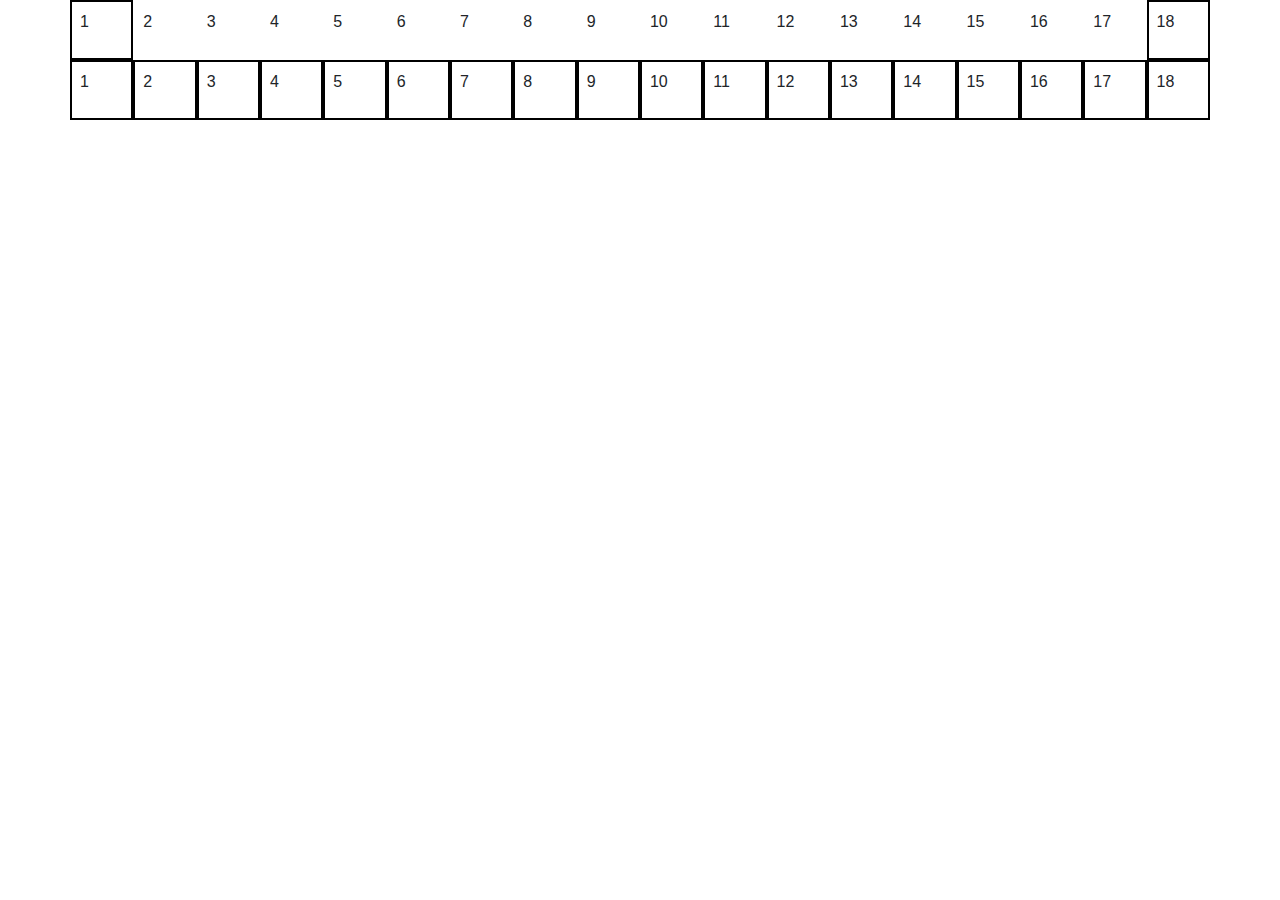
<file: bab05-buat-jadual-berkala/index002.html>
<!doctype html>
<html lang="en">
<head>
<meta charset="utf-8">
<meta name="viewport" content="width=device-width, initial-scale=1, maximum-scale=1, shrink-to-fit=no">
<meta name="description" content="">
<meta name="author" content="">
<title>Jadual Berkala</title>
<link href="https://use.fontawesome.com/releases/v5.11.2/css/all.css" rel="stylesheet" type="text/css">
<link href="https://maxcdn.bootstrapcdn.com/bootstrap/4.3.1/css/bootstrap.min.css" rel="stylesheet" type="text/css">

<style type="text/css">
table.excel {
	border-style:ridge;
	border-width:1;
	border-collapse:collapse;
	font-family:sans-serif;
	font-size:11px;
}
table.excel thead th, table.excel tbody th {
	background:#cccccc;
	border-style:ridge;
	border-width:1;
	text-align: center;
	vertical-align: top;
}
table.excel tbody th { text-align:center; vertical-align: top; }
table.excel tbody td { vertical-align:bottom; }
table.excel tbody td
{
	padding: 0 3px; border: 1px solid #aaaaaa;
	background:#ffffff;
}
</style>
<style type="text/css">
/*https://medium.com/@joshsarna/i-was-making-a-periodic-table-app-today-using-rails-vue-js-f0d4f2976dc1*/
  .col {
    box-shadow:inset 0px 0px 0px 2px #000;
    height: 60px;
    width: 38px;
    background: #ffffff;
    padding: 10px;
  }
 .ghost-col {
    box-shadow:inset 0px 0px 0px 2px #ffffff;
    height: 60px;
    width: 38px;
    background: #ffffff;
    padding: 10px;
    flex-basis: 0;
    flex-grow: 1;
}
</style>
</head>
<body>

<div class="container">
  <div class="row">  <!-- ROW 1 -->
    <div class="col">1</div>
    <div class="ghost-col">2</div>
    <div class="ghost-col">3</div>
    <div class="ghost-col">4</div>
    <div class="ghost-col">5</div>
    <div class="ghost-col">6</div>
    <div class="ghost-col">7</div>
    <div class="ghost-col">8</div>
    <div class="ghost-col">9</div>
    <div class="ghost-col">10</div>
    <div class="ghost-col">11</div>
    <div class="ghost-col">12</div>
    <div class="ghost-col">13</div>
    <div class="ghost-col">14</div>
    <div class="ghost-col">15</div>
    <div class="ghost-col">16</div>
    <div class="ghost-col">17</div>
    <div class="col">18</div>
  </div>
  <div class="row">  <!-- ROW 4 -->
    <div class="col">1</div>
    <div class="col">2</div>
    <div class="col">3</div>
    <div class="col">4</div>
    <div class="col">5</div>
    <div class="col">6</div>
    <div class="col">7</div>
    <div class="col">8</div>
    <div class="col">9</div>
    <div class="col">10</div>
    <div class="col">11</div>
    <div class="col">12</div>
    <div class="col">13</div>
    <div class="col">14</div>
    <div class="col">15</div>
    <div class="col">16</div>
    <div class="col">17</div>
    <div class="col">18</div>
  </div>
</div>

<!-- khas untuk jquery dan js2 lain
=============================================================================================== -->
<script type="text/javascript" src="https://code.jquery.com/jquery-3.3.1.slim.min.js"></script>
<script type="text/javascript" src="https://cdnjs.cloudflare.com/ajax/libs/popper.js/1.14.7/umd/popper.min.js"></script>
<script type="text/javascript" src="https://stackpath.bootstrapcdn.com/bootstrap/4.3.1/js/bootstrap.min.js"></script>
<!-- script type="text/javascript" src="https://maxcdn.bootstrapcdn.com/bootstrap/4.3.1/js/bootstrap.min.js"></script -->
</body>
</html>
</file>
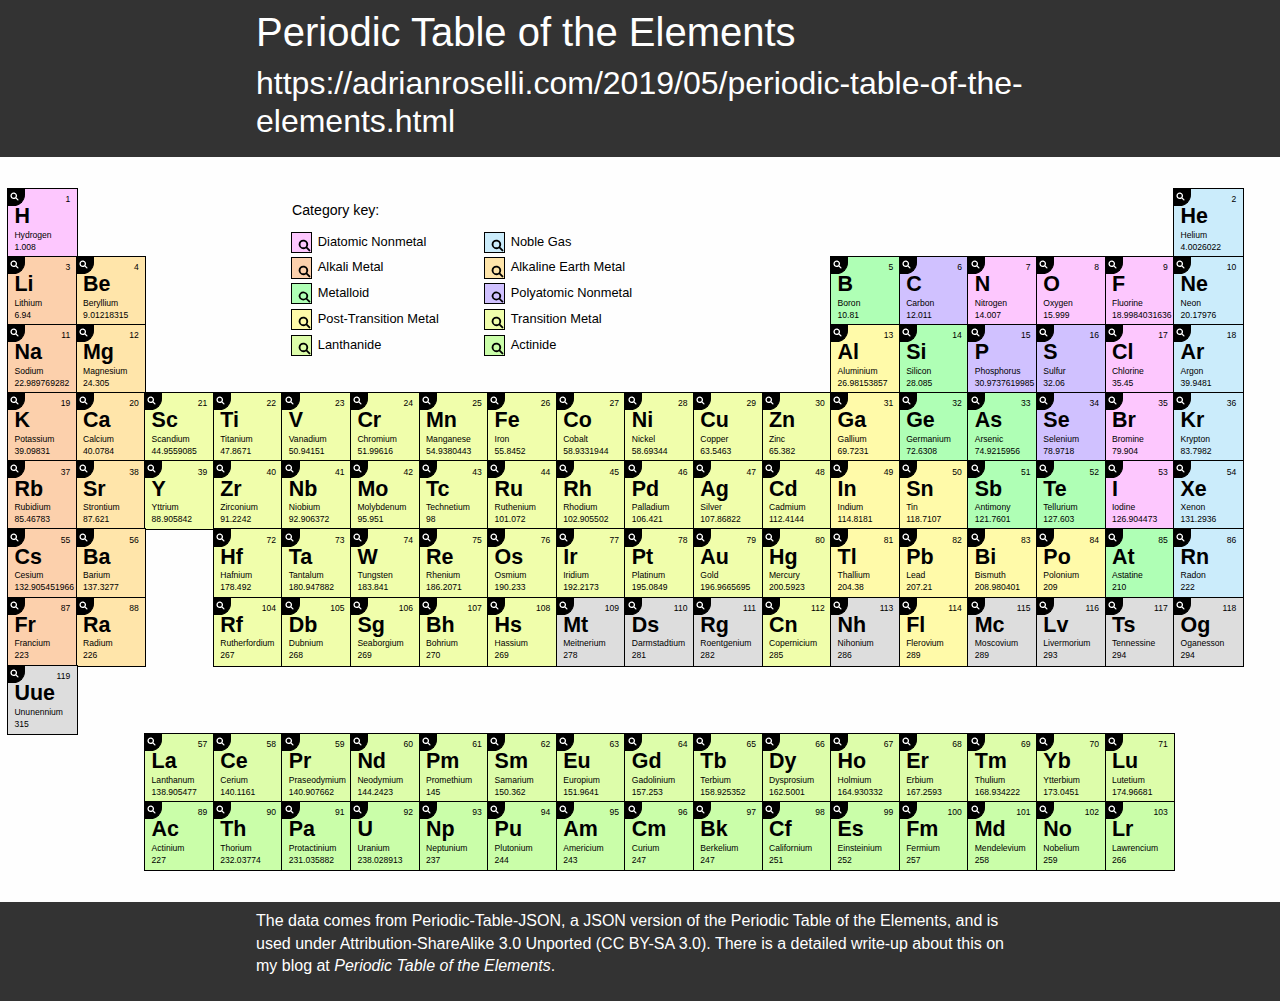
<file: bab05-buat-jadual-berkala/index003.html>
<!doctype html>
<html lang="en">
<head>
<meta charset="utf-8">
<meta name="viewport" content="width=device-width, initial-scale=1,, maximum-scale=1, shrink-to-fit=no">
<meta name="description" content="">
<meta name="author" content="">
<title>Jadual Berkala</title>
<link href="https://use.fontawesome.com/releases/v5.11.2/css/all.css" rel="stylesheet" type="text/css">
<link href="https://maxcdn.bootstrapcdn.com/bootstrap/4.3.1/css/bootstrap.min.css" rel="stylesheet" type="text/css">

<style type="text/css">
body {
  font-family: "Segoe UI", -apple-system, BlinkMacSystemFont, Roboto,
    Oxygen-Sans, Ubuntu, Cantarell, "Helvetica Neue", sans-serif;
  line-height: 1.4;
  background: #fefefe;
  color: #333;
  margin: 0;
}

header, footer {
  background-color: #333;
  color: #fff;
  margin: 0;
  padding: .5rem 1rem;
}

header > *, footer > *, main > *:not(#Elements) {
  max-width: 48rem;
  margin-left: auto;
  margin-right: auto;
}

footer a:link, footer a:visited {
  color: #fff;
}

footer a:focus, footer a:hover {
  color: #ccf;
}

main {
  margin: 2rem .5rem;
}

#Elements ol {
  padding: 0;
  color: #000;
  margin: 2rem 0;
/*   font-size: 30%; */
}

#Elements li {
  list-style-type: none;
  outline: .1em solid #000;
  box-sizing: border-box;
  padding: .5em .75em;
  width: 8em;
  position: relative;
  overflow: hidden;
  transition: transform .05s ease-in-out, box-shadow .2s ease-in-out, background-color .2s ease-in-out;
}

#Elements li div:first-child {
  text-align: right;
}

#Elements li div:nth-child(2) {
  font-size: 250%;
  font-weight: bold;
  line-height: 1.1;
}

#Elements li button {
  position: absolute;
  top: 0;
  left: 0;
  box-sizing: border-box;
  font: inherit;
  line-height: 1;
  padding: 0;
  text-indent: 5em;
  border: none;
  color: #fff;
  border-right: .1em solid #000;
  border-bottom: .1em solid #000;
  border-radius: 0 0 67% 0;
  width: 2em;
  height: 2em;
  overflow: hidden;
  background-color: #000;
  background-image: url("data:image/svg+xml;charset=utf8,%3Csvg xmlns='http://www.w3.org/2000/svg' viewBox='0 0 100 100'%3E%3Cpath d='M71.77069 61.87311a36.53064 36.53064 0 1 0-9.89917 9.89868l21.1792 21.17792a6.9996 6.9996 0 1 0 9.89844-9.89942zM41.49994 64a22.5 22.5 0 1 1 22.5-22.5 22.52554 22.52554 0 0 1-22.5 22.5z' fill='%23fff'/%3E%3C/svg%3E");
  background-repeat: no-repeat;
  background-size: 1em 1em;
  background-position: 30% 40%;
}

#Elements li button:focus, #Elements li button:hover {
  background-color: #fff;
  color: #000;
  outline: none;
  background-image: url("data:image/svg+xml;charset=utf8,%3Csvg xmlns='http://www.w3.org/2000/svg' viewBox='0 0 100 100'%3E%3Cpath d='M71.77069 61.87311a36.53064 36.53064 0 1 0-9.89917 9.89868l21.1792 21.17792a6.9996 6.9996 0 1 0 9.89844-9.89942zM41.49994 64a22.5 22.5 0 1 1 22.5-22.5 22.52554 22.52554 0 0 1-22.5 22.5z' fill='%23000'/%3E%3C/svg%3E");
}

#Elements li#Key button {
  position: relative;
  border-radius: 0;
  border: none;
  height: 1.5em;
  width: 1.5em;
  background-color: transparent;
  background-image: url("data:image/svg+xml;charset=utf8,%3Csvg xmlns='http://www.w3.org/2000/svg' viewBox='0 0 100 100'%3E%3Cpath d='M71.77069 61.87311a36.53064 36.53064 0 1 0-9.89917 9.89868l21.1792 21.17792a6.9996 6.9996 0 1 0 9.89844-9.89942zM41.49994 64a22.5 22.5 0 1 1 22.5-22.5 22.52554 22.52554 0 0 1-22.5 22.5z' fill='%23000'/%3E%3C/svg%3E");
  background-position: 100% 100%;
}

#Elements li#Key button:focus, #Elements li#Key button:hover {
  background-color: #000;
  background-image: url("data:image/svg+xml;charset=utf8,%3Csvg xmlns='http://www.w3.org/2000/svg' viewBox='0 0 100 100'%3E%3Cpath d='M71.77069 61.87311a36.53064 36.53064 0 1 0-9.89917 9.89868l21.1792 21.17792a6.9996 6.9996 0 1 0 9.89844-9.89942zM41.49994 64a22.5 22.5 0 1 1 22.5-22.5 22.52554 22.52554 0 0 1-22.5 22.5z' fill='%23fff'/%3E%3C/svg%3E");
}

/* Colors */
.cat-diatomic_nonmetal {
  background-color: #FDC7FE;
}
.cat-noble_gas {
  background-color: #CBECFB;
}
.cat-alkali_metal {
  background-color: #FCD0AC;
}
.cat-alkaline_earth_metal {
  background-color: #FFE5AA;
}
.cat-metalloid {
  background-color: #AFFFB5;
}
.cat-polyatomic_nonmetal {
  background-color: #D0C1FF;
}
.cat-post-transition_metal {
  background-color: #FFFAA9;
}
.cat-transition_metal {
  background-color: #F0FEAB;
}
.cat-lanthanide {
  background-color: #DDFDAA;
}
.cat-actinide {
  background-color: #CAFEA9;
}
.cat-unknown_probably_transition_metal,
.cat-unknown_probably_post-transition_metal,
.cat-unknown_probably_metalloid,
.cat-unknown_predicted_to_be_noble_gas,
.cat-unknown_but_predicted_to_be_an_alkali_metal {
  background-color: #ddd;
}

#Key h2 {
  margin: 0 0 1em 0;
  font-size: 1.1em;
}

#Key dl {
  line-height: 1.4;
  margin: 0;
  padding: 0;
  width: 100%;
  text-transform: capitalize;
}

#Key dt, #Key dd {
  margin: 0;
  padding: 0;
  margin-top: .5em;
  float: left;
}

#Key dt {
  width: 1.5em;
  height: 1.5em;
  outline: .1em solid #000;
  clear: left;
  margin-right: 1em;
}

#Key dt[class*=unknown], #Key dt[class*=unknown] + dd {
  display: none;
}

/* Fallback for non-grid browsers */

#Elements li {
  float: left;
}

#Elements ol::after {
  content: "";
  display: block;
  clear: left;
}

li#Key {
  clear: left;
  width: auto;
  outline: none;
  padding-top: 1em;
  width: 100%;
}

@supports (display: grid) {
  #Elements li {
    float: none;
  }
  #Elements ol::after {
    content: none;
  }
  #Elements ol {
    display: grid;
    grid-template-columns: repeat(auto-fill, minmax(8em, 8em));
  }
  li#Key {
    grid-column: 1 / span 3;
  }
  #Key dl {
    display: grid;
    grid-template-columns: repeat(1, 1em 12em);
    grid-gap: .5em 1em;
  }
  #Key dt, #Key dd {
    margin: 0;
    float: none;
    clear: none;
    margin-right: 0;
  }
}

@media all and (min-width: 40em) {
  #Elements ol {
    font-size: 1.18vw;
    display: -ms-grid;
    -ms-grid-columns: 8em 8em 8em 8em 8em 8em 8em 8em 8em 8em;
    display: grid;
    grid-template-columns: 8em 8em 8em 8em 8em 8em 8em 8em 8em 8em;
  }
  #Elements li:not(#Key):hover {
    transform: scale(2);
    z-index: 120;
    box-shadow: 0 0 1em rgba(0,0,0,.8);
  }
  /* Merge with above when :focus-within is supported */
  #Elements li:not(#Key):focus-within {
    transform: scale(2);
    z-index: 120;
    box-shadow: 0 0 1em rgba(0,0,0,.8);
  }
  li#Key {
    font-size: 150%;
    -ms-grid-column: 3;
    -ms-grid-column-span: 8;
    -ms-grid-row: 8;
    -ms-grid-row-span: 2;
    grid-column: 3 / 11;
    grid-row: 8 / 10;
  }
  li.row1 {
    grid-row: 1 / 2;
    -ms-grid-row: 1;
  }
  li.row2 {
    grid-row: 2 / 3;
    -ms-grid-row: 2;
  }
  li.row3 {
    grid-row: 3 / 4;
    -ms-grid-row: 3;
  }
  li.row4 {
    grid-row: 4 / 5;
    -ms-grid-row: 4;
  }
  li.row5 {
    grid-row: 5 / 6;
    -ms-grid-row: 5;
  }
  li.row6 {
    grid-row: 6 / 7;
    -ms-grid-row: 6;
  }
  li.row7 {
    grid-row: 7 / 8;
    -ms-grid-row: 7;
  }
  li.row8 {
    grid-row: 8 / 9;
    -ms-grid-row: 8;
  }
  li.row9 {
    grid-row: 15 / 16;
    -ms-grid-row: 15;
  }
  li.row10 {
    grid-row: 17 / 18;
    -ms-grid-row: 17;
  }
  li.col1 {
    grid-column: 1 / 2;
    -ms-grid-column: 1;
  }
  li.col2 {
    grid-column: 2 / 3;
    -ms-grid-column: 2;
  }
  li.col3 {
    grid-column: 1 / 2;
    -ms-grid-column: 1;
  }
  li.col4 {
    grid-column: 2 / 3;
    -ms-grid-column: 2;
  }
  li.col5 {
    grid-column: 3 / 4;
    -ms-grid-column: 3;
  }
  li.col6 {
    grid-column: 4 / 5;
    -ms-grid-column: 4;
  }
  li.col7 {
    grid-column: 5 / 6;
    -ms-grid-column: 5;
  }
  li.col8 {
    grid-column: 6 / 7;
    -ms-grid-column: 6;
  }
  li.col9 {
    grid-column: 7 / 8;
    -ms-grid-column: 7;
  }
  li.col10 {
    grid-column: 8 / 9;
    -ms-grid-column: 8;
  }
  li.col11 {
    grid-column: 9 / 10;
    -ms-grid-column: 9;
  }
  li.col12 {
    grid-column: 10 / 11;
    -ms-grid-column: 10;
  }
  li.col13 {
    grid-column: 5 / 6;
    -ms-grid-column: 5;
  }
  li.col14 {
    grid-column: 6 / 7;
    -ms-grid-column: 6;
  }
  li.col15 {
    grid-column: 7 / 8;
    -ms-grid-column: 7;
  }
  li.col16 {
    grid-column: 8 / 9;
    -ms-grid-column: 8;
  }
  li.col17 {
    grid-column: 9 / 10;
    -ms-grid-column: 9;
  }
  li.col18 {
    grid-column: 10 / 11;
    -ms-grid-column: 10;
  }
}
@media all and (min-width: 40em) and (max-width: 60em) {
  #Elements ol {
    -ms-grid-columns: 8em 8em 8em 8em 8em 8em 8em 8em 8em 8em 8em 8em 8em 8em 8em 8em 8em 8em;
    grid-template-rows: 8em 8em 8em 8em 8em 8em 8em 8em 8em 8em 8em 8em 8em 8em 8em 8em 8em 8em;
  }
  #Key {
    margin-top: -2em;
  }
  #Key dl {
    display: -ms-grid;
    -ms-grid-columns: (2em 12em)[6];
    -ms-grid-rows: (2em)[4];
    grid-template-columns: repeat(3, 1em 12em);
  }
  li.col3.row4, li.col4.row4, li.col5.row4, li.col6.row4, li.col7.row4, li.col8.row4, li.col9.row4, li.col10.row4, li.col11.row4, li.col12.row4 {
    grid-row: 10 / 11;
    -ms-grid-row: 10;
  }
  li.col3.row5, li.col4.row5, li.col5.row5, li.col6.row5, li.col7.row5, li.col8.row5, li.col9.row5, li.col10.row5, li.col11.row5, li.col12.row5 {
    grid-row: 11 / 12;
    -ms-grid-row: 11;
  }
  li.col3.row6, li.col4.row6, li.col5.row6, li.col6.row6, li.col7.row6, li.col8.row6, li.col9.row6, li.col10.row6, li.col11.row6, li.col12.row6 {
    grid-row: 12 / 13;
    -ms-grid-row: 12;
  }
  li.col3.row7, li.col4.row7, li.col5.row7, li.col6.row7, li.col7.row7, li.col8.row7, li.col9.row7, li.col10.row7, li.col11.row7, li.col12.row7 {
    grid-row: 13 / 14;
    -ms-grid-row: 13;
  }
  li.row9.col13, li.row9.col14, li.row9.col15, li.row9.col16, li.row9.col17, li.row9.col18 {
    grid-row: 16 / 17;
    -ms-grid-row: 16;
  }
  li.row10.col13, li.row10.col14, li.row10.col15, li.row10.col16, li.row10.col17, li.row10.col18 {
    grid-row: 18 / 19;
    -ms-grid-row: 18;
  }
  #Elements li.col1:hover, #Elements li.col3:hover {
    transform-origin: left;
  }
  #Elements li.col18:hover, #Elements li.col12:hover {
    transform-origin: right;
  }
  /* Merge with above when :focus-within is supported */
  #Elements li.col1:focus-within, #Elements li.col3:focus-within {
    transform-origin: left;
  }
  #Elements li.col18:focus-within, #Elements li.col12:focus-within {
    transform-origin: right;
  }
}

@media all and (min-width: 60em) {
  #Elements ol {
    font-size: .67vw;
    display: -ms-grid;
    -ms-grid-columns: 8em 8em 8em 8em 8em 8em 8em 8em 8em 8em 8em 8em 8em 8em 8em 8em 8em 8em;
    display: grid;
    grid-template-columns: 8em 8em 8em 8em 8em 8em 8em 8em 8em 8em 8em 8em 8em 8em 8em 8em 8em 8em;
  }
  li#Key {
    -ms-grid-row: 1;
    -ms-grid-row-span: 3;
    -ms-grid-column: 5;
    -ms-grid-column-span: 6;
    grid-row: 1 / 4 ;
    grid-column: 5 / 11;
  }
  #Key dl {
    display: -ms-grid;
    -ms-grid-columns: (2em 12em)[4];
    -ms-grid-rows: (2em)[5];
    grid-template-columns: repeat(2, 1em 12em);
  }
  #Key dt:nth-of-type(2n-1) {
    -ms-grid-column: 1;
  }
  #Key dt:nth-of-type(2n) {
    -ms-grid-column: 3;
  }
  #Key dd:nth-of-type(2n-1) {
    -ms-grid-column: 2;
  }
  #Key dd:nth-of-type(2n) {
    -ms-grid-column: 4;
  }
  #Key dl *:nth-child(n+5) {
    -ms-grid-row: 2;
  }
  #Key dl *:nth-child(n+9) {
    -ms-grid-row: 3;
  }
  #Key dl *:nth-child(n+13) {
    -ms-grid-row: 4;
  }
  #Key dl *:nth-child(n+17) {
    -ms-grid-row: 5;
  }
  li.row1 {
    grid-row: 1 / 2;
    -ms-grid-row: 1;
  }
  li.row2 {
    grid-row: 2 / 3;
    -ms-grid-row: 2;
  }
  li.row3 {
    grid-row: 3 / 4;
    -ms-grid-row: 3;
  }
  li.row4 {
    grid-row: 4 / 5;
    -ms-grid-row: 4;
  }
  li.row5 {
    grid-row: 5 / 6;
    -ms-grid-row: 5;
  }
  li.row6 {
    grid-row: 6 / 7;
    -ms-grid-row: 6;
  }
  li.row7 {
    grid-row: 7 / 8;
    -ms-grid-row: 7;
  }
  li.row8 {
    grid-row: 8 / 9;
    -ms-grid-row: 8;
  }
  li.row9 {
    grid-row: 9 / 10;
    -ms-grid-row: 9;
  }
  li.row10 {
    grid-row: 10 / 11;
    -ms-grid-row: 10;
  }
  li.col1 {
    grid-column: 1 / 2;
    -ms-grid-column: 1;
  }
  li.col2 {
    grid-column: 2 / 3;
    -ms-grid-column: 2;
  }
  li.col3 {
    grid-column: 3 / 4;
    -ms-grid-column: 3;
  }
  li.col4 {
    grid-column: 4 / 5;
    -ms-grid-column: 4;
  }
  li.col5 {
    grid-column: 5 / 6;
    -ms-grid-column: 5;
  }
  li.col6 {
    grid-column: 6 / 7;
    -ms-grid-column: 6;
  }
  li.col7 {
    grid-column: 7 / 8;
    -ms-grid-column: 7;
  }
  li.col8 {
    grid-column: 8 / 9;
    -ms-grid-column: 8;
  }
  li.col9 {
    grid-column: 9 / 10;
    -ms-grid-column: 9;
  }
  li.col10 {
    grid-column: 10 / 11;
    -ms-grid-column: 10;
  }
  li.col11 {
    grid-column: 11 / 12;
    -ms-grid-column: 11;
  }
  li.col12 {
    grid-column: 12 / 13;
    -ms-grid-column: 12;
  }
  li.col13 {
    grid-column: 13 / 14;
    -ms-grid-column: 13;
  }
  li.col14 {
    grid-column: 14 / 15;
    -ms-grid-column: 14;
  }
  li.col15 {
    grid-column: 15 / 16;
    -ms-grid-column: 15;
  }
  li.col16 {
    grid-column: 16 / 17;
    -ms-grid-column: 16;
  }
  li.col17 {
    grid-column: 17 / 18;
    -ms-grid-column: 17;
  }
  li.col18 {
    grid-column: 18 / 19;
    -ms-grid-column: 18;
  }
  #Elements li.col1:hover {
    transform-origin: left;
  }
  #Elements li.col18:hover {
    transform-origin: right;
  }
  /* Merge with above when :focus-within is supported */
  #Elements li.col1:focus-within {
    transform-origin: left;
  }
  #Elements li.col18:focus-within {
    transform-origin: right;
  }
}

/* Dialog */

#Overlay {
  position: absolute;
  z-index: 150;
  top: 0;
  bottom: 0;
  left: 0;
  right: 0;
  background-color: rgba(0,0,0,.75);
  display: none;
}

[role="dialog"] {
  position: absolute;
  z-index: 200;
  top: 10vh;
  bottom: 10vh;
  left: 10vw;
  right: 10vw;
  max-width: 36rem;
  margin-left: auto;
  margin-right: auto;
  overflow: hidden;
  box-shadow: 0 0 2em rgba(0,0,0,.5);
  border: .1em solid #000;
  background: #fefefe;
  padding: 0;
  visibility: visible;
  transition: transform .1s ease-in, opacity .2s ease-in;
}

[role="dialog"][hidden] {
  display: block;
  visibility: hidden;
  transform: scale(.5);
  opacity: .6;
}

[role="dialog"] h2 {
  margin: 0;
  padding: .5rem 1.25rem;
  background: #333;
  color: #fefefe;
}

[role="dialog"] button {
  float: right;
  margin: -2rem 1.25rem 0 0;
  padding: 0;
  text-indent: 5em;
  line-height: 0;
  font: inherit;
  background: transparent;
  border: none;
  border-radius: 50%;
  width: 1.5em;
  height: 1.5em;
  overflow: hidden;
  background-image: url("data:image/svg+xml;charset=utf8,%3Csvg xmlns='http://www.w3.org/2000/svg' viewBox='0 0 100 100'%3E%3Cpath d='M50 0a50 50 0 1 0 0 100A50 50 0 0 0 50 0zm26.6 76.6a37.5 37.5 0 0 1-53.2 0 37.5 37.5 0 0 1 0-53.2 37.5 37.5 0 0 1 53.2 0 37.5 37.5 0 0 1 0 53.2zm-7.3-45.9a6.6 6.6 0 0 0-9.3 0l-10 10-10-10a6.6 6.6 0 0 0-9.3 9.3l10 10-10 10a6.6 6.6 0 1 0 9.3 9.3l10-10 10 10a6.6 6.6 0 0 0 9.3 0 6.6 6.6 0 0 0 0-9.3l-10-10 10-10a6.6 6.6 0 0 0 0-9.3z' fill='%23fff'/%3E%3C/svg%3E");
  background-size: 100%;
  background-repeat: no-repeat;
  background-position: 50%;
}

[role="dialog"] button:focus, [role="dialog"] button:hover {
  outline: .2em solid transparent;
  background: #fff;
  background-image: url("data:image/svg+xml;charset=utf8,%3Csvg xmlns='http://www.w3.org/2000/svg' viewBox='0 0 100 100'%3E%3Cpath d='M50 0a50 50 0 1 0 0 100A50 50 0 0 0 50 0zm26.6 76.6a37.5 37.5 0 0 1-53.2 0 37.5 37.5 0 0 1 0-53.2 37.5 37.5 0 0 1 53.2 0 37.5 37.5 0 0 1 0 53.2zm-7.3-45.9a6.6 6.6 0 0 0-9.3 0l-10 10-10-10a6.6 6.6 0 0 0-9.3 9.3l10 10-10 10a6.6 6.6 0 1 0 9.3 9.3l10-10 10 10a6.6 6.6 0 0 0 9.3 0 6.6 6.6 0 0 0 0-9.3l-10-10 10-10a6.6 6.6 0 0 0 0-9.3z' fill='%23000'/%3E%3C/svg%3E");
  box-shadow: 0 0 .5em rgba(255,255,255,1);
}

[role="dialog"] div[role=document] {
  /*  Need this because of a VoiceOver bug  */
  display: inline;
}

[role="dialog"] div[role=document] div {
  box-sizing: border-box;
  height: calc(100% - 3rem);
  overflow: auto;
  padding: .5rem 1.25rem;
}

@media all and (min-width: 30em) {
  [role="dialog"] dl {
    margin: 1em 2rem;
    column-count: 2;
    column-gap: 4rem;
  }
}
/* Dark mode */
@media screen and (prefers-color-scheme: dark) {
  body {
    background-color: #010101;
    color: #eee;
  }
  a, a:link, a:visited {
    color: #fff;
  }
  #Elements ol {
    color: #fff;
  }
  #Elements li, #Key dt {
    outline-color: #fff;
  }
  #Elements li button {
    border-right: .1em solid #fff;
    border-bottom: .1em solid #fff;
  }
  #Elements li button:focus, #Elements li button:hover {
    border-right-color: #000;
    border-bottom-color: #000;
  }
  .cat-diatomic_nonmetal {
    background-color: #7F637F;
  }
  .cat-noble_gas {
    background-color: #627279;
  }
  .cat-alkali_metal {
    background-color: #7E6856;
  }
  .cat-alkaline_earth_metal {
    background-color: #807355;
  }
  .cat-metalloid {
    background-color: #58805B;
  }
  .cat-polyatomic_nonmetal {
    background-color: #686180
  }
  .cat-post-transition_metal {
    background-color: #6D6B49;
  }
  .cat-transition_metal {
    background-color: #676C4A;
  }
  .cat-lanthanide {
    background-color: #5F6C49;
  }
  .cat-actinide {
    background-color: #566C49;
  }
  .cat-unknown_probably_transition_metal,
  .cat-unknown_probably_post-transition_metal,
  .cat-unknown_probably_metalloid,
  .cat-unknown_predicted_to_be_noble_gas,
  .cat-unknown_but_predicted_to_be_an_alkali_metal {
    background-color: #555;
  }
  #Elements li#Key button {
    background-color: treansparent;
    background-image: url("data:image/svg+xml;charset=utf8,%3Csvg xmlns='http://www.w3.org/2000/svg' viewBox='0 0 100 100'%3E%3Cpath d='M71.77069 61.87311a36.53064 36.53064 0 1 0-9.89917 9.89868l21.1792 21.17792a6.9996 6.9996 0 1 0 9.89844-9.89942zM41.49994 64a22.5 22.5 0 1 1 22.5-22.5 22.52554 22.52554 0 0 1-22.5 22.5z' fill='%23fff'/%3E%3C/svg%3E");
  }
  #Elements li#Key button:focus, #Elements li#Key button:hover {
    background-color: #fff;
    background-image: url("data:image/svg+xml;charset=utf8,%3Csvg xmlns='http://www.w3.org/2000/svg' viewBox='0 0 100 100'%3E%3Cpath d='M71.77069 61.87311a36.53064 36.53064 0 1 0-9.89917 9.89868l21.1792 21.17792a6.9996 6.9996 0 1 0 9.89844-9.89942zM41.49994 64a22.5 22.5 0 1 1 22.5-22.5 22.52554 22.52554 0 0 1-22.5 22.5z' fill='%23000'/%3E%3C/svg%3E");
  }
  [role="dialog"] {
    background: #333;
  }
}

/* Reduced motion */
@media screen and (prefers-reduced-motion: reduce) {
  #Elements li, [role="dialog"] {
    transition: none;
  }
}

/* Windows High Contrast Mode Support */
@media screen and (-ms-high-contrast: active) {
  #Elements li button:focus, #Elements li button:hover {
    outline: 1px windowText dotted;
    background-color: windowText;
  }
}
@media screen and (-ms-high-contrast: white-on-black) {
  #Elements li button {
    background-image: url("data:image/svg+xml;charset=utf8,%3Csvg xmlns='http://www.w3.org/2000/svg' viewBox='0 0 100 100'%3E%3Cpath d='M71.77069 61.87311a36.53064 36.53064 0 1 0-9.89917 9.89868l21.1792 21.17792a6.9996 6.9996 0 1 0 9.89844-9.89942zM41.49994 64a22.5 22.5 0 1 1 22.5-22.5 22.52554 22.52554 0 0 1-22.5 22.5z' fill='%23fff'/%3E%3C/svg%3E");
  }
  #Elements li button:focus, #Elements li button:hover {
    background-image: url("data:image/svg+xml;charset=utf8,%3Csvg xmlns='http://www.w3.org/2000/svg' viewBox='0 0 100 100'%3E%3Cpath d='M71.77069 61.87311a36.53064 36.53064 0 1 0-9.89917 9.89868l21.1792 21.17792a6.9996 6.9996 0 1 0 9.89844-9.89942zM41.49994 64a22.5 22.5 0 1 1 22.5-22.5 22.52554 22.52554 0 0 1-22.5 22.5z' fill='%23000'/%3E%3C/svg%3E");
  }
  [role="dialog"] button, [role="dialog"] button:focus, [role="dialog"] button:hover {
  background-image: url("data:image/svg+xml;charset=utf8,%3Csvg xmlns='http://www.w3.org/2000/svg' viewBox='0 0 100 100'%3E%3Cpath d='M50 0a50 50 0 1 0 0 100A50 50 0 0 0 50 0zm26.6 76.6a37.5 37.5 0 0 1-53.2 0 37.5 37.5 0 0 1 0-53.2 37.5 37.5 0 0 1 53.2 0 37.5 37.5 0 0 1 0 53.2zm-7.3-45.9a6.6 6.6 0 0 0-9.3 0l-10 10-10-10a6.6 6.6 0 0 0-9.3 9.3l10 10-10 10a6.6 6.6 0 1 0 9.3 9.3l10-10 10 10a6.6 6.6 0 0 0 9.3 0 6.6 6.6 0 0 0 0-9.3l-10-10 10-10a6.6 6.6 0 0 0 0-9.3z' fill='%23fff'/%3E%3C/svg%3E");
  }
}

@media print {
  body {
    background-color: #fff;
    color: #000;
    font-size: 8pt;
  }
  header, footer, header > *, footer > *, main > *:not(#Elements) {
    width: 100%;
    max-width: 100%;
    background-color: transparent;
    color: #000;
  }
  main, header, footer, h1 {
    margin: 0;
    padding: 0;
  }
  a:link, a:visited, footer a:link, footer a:visited {
    color: #000;
  }
  #Elements li button {
    display: none;
  }
  #Elements ol {
    font-size: .7vw;
  }
}

@media print and (orientation: landscape) {
  #Elements ol {
    font-size: .63vw;
  }
  #Elements + h2 {
    page-break-before: always;
  }
}</style>
</head>
<body>


<!-- http://cdn.sci-news.com/images/enlarge4/image_5286e-Periodic-Table.jpg -->
<header>
  <h1>Periodic Table of the Elements</h1>
  <h2>https://adrianroselli.com/2019/05/periodic-table-of-the-elements.html</h2>
</header>

<main>
  <div id="Elements">
    <p>
      The JSON is good, but my parsing script is broken.
    </p>
  </div>
</main>

<footer>
  <p>
  The data comes from <a href="https://github.com/Bowserinator/Periodic-Table-JSON">Periodic-Table-JSON</a>, a JSON version of the Periodic Table of the Elements, and is used under Attribution-ShareAlike 3.0 Unported (<a href="https://creativecommons.org/licenses/by-sa/3.0/">CC BY-SA 3.0</a>). There is a detailed write-up about this on my blog at <a href="http://adrianroselli.com/2019/05/periodic-table-of-the-elements.html"><cite>Periodic Table of the Elements</cite></a>.
  </p>
</footer>

<div id="Dialog" aria-labelledby="DialogName" role="dialog" tabindex="-1" hidden>
  <div role="document" > <!-- For VO bug -->
    <h2 id="DialogName">Element Detail</h2>
    <button type="button" id="DialogClose">Close</button>
    <!-- Need a region role becase this has a tabindex so keyboard users can scroll the box -->
    <div id="ElementDetail" tabindex="0" role="region" aria-labelledby="DialogName">
      The JSON is good, but my parsing script is broken.
    </div>
  </div>
</div>

<div id="Overlay"></div>

<!-- khas untuk jquery dan js2 lain
=============================================================================================== -->
<script type="text/javascript" src="https://code.jquery.com/jquery-3.3.1.slim.min.js"></script>
<script type="text/javascript" src="https://cdnjs.cloudflare.com/ajax/libs/popper.js/1.14.7/umd/popper.min.js"></script>
<script type="text/javascript" src="https://stackpath.bootstrapcdn.com/bootstrap/4.3.1/js/bootstrap.min.js"></script>
<script type="text/javascript" src="index003.js"></script>
</body>
</html>
</file>
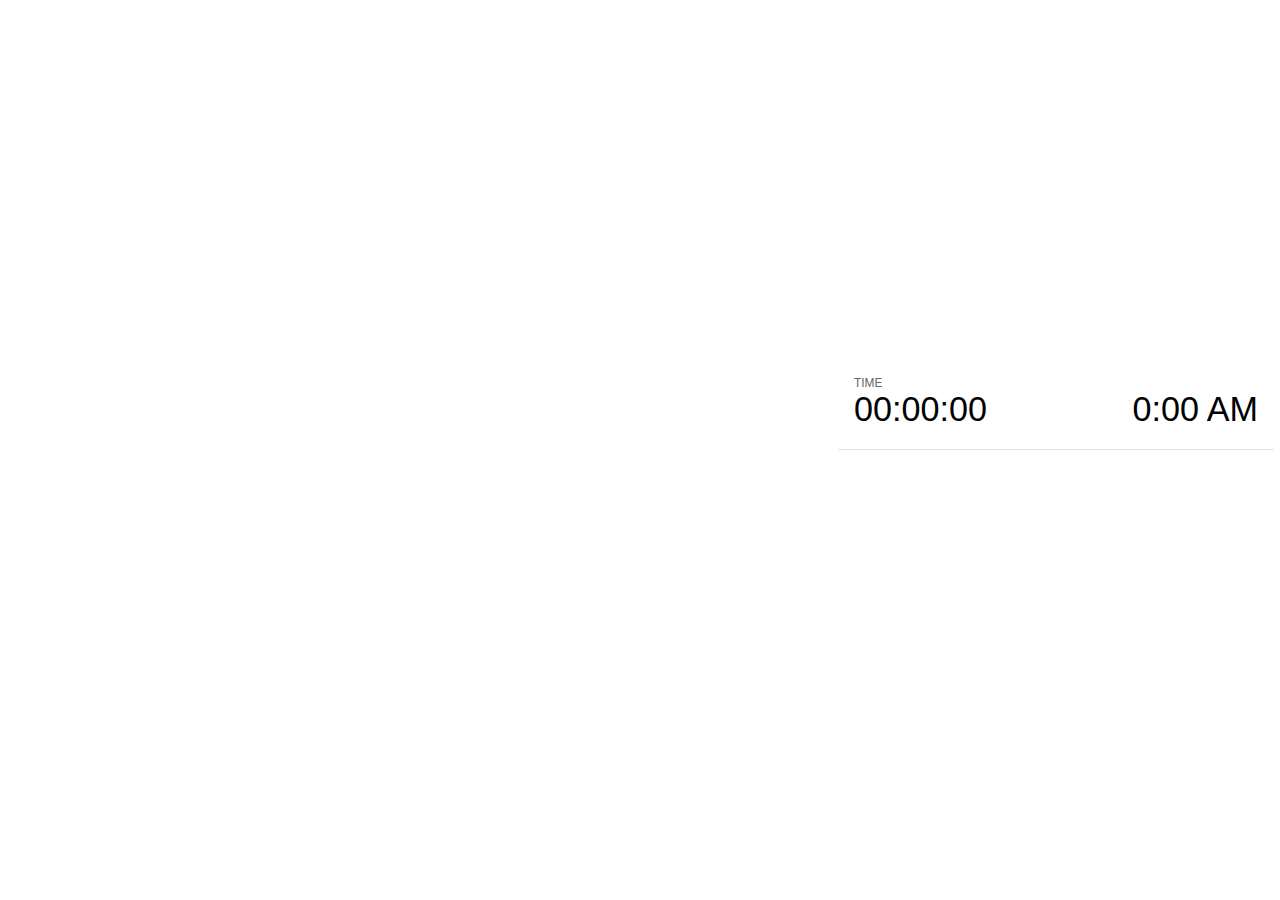
<file: bab04-buat-slides/plugin/notes/notes.html>
<!doctype html>
<html lang="en">
	<head>
		<meta charset="utf-8">

		<title>reveal.js - Slide Notes</title>

		<style>
			body {
				font-family: Helvetica;
			}

			#current-slide,
			#upcoming-slide,
			#speaker-controls {
				padding: 6px;
				box-sizing: border-box;
				-moz-box-sizing: border-box;
			}

			#current-slide iframe,
			#upcoming-slide iframe {
				width: 100%;
				height: 100%;
				border: 1px solid #ddd;
			}

			#current-slide .label,
			#upcoming-slide .label {
				position: absolute;
				top: 10px;
				left: 10px;
				font-weight: bold;
				font-size: 14px;
				z-index: 2;
				color: rgba( 255, 255, 255, 0.9 );
			}

			#current-slide {
				position: absolute;
				width: 65%;
				height: 100%;
				top: 0;
				left: 0;
				padding-right: 0;
			}

			#upcoming-slide {
				position: absolute;
				width: 35%;
				height: 40%;
				right: 0;
				top: 0;
			}

			#speaker-controls {
				position: absolute;
				top: 40%;
				right: 0;
				width: 35%;
				height: 60%;
				overflow: auto;

				font-size: 18px;
			}

				.speaker-controls-time.hidden,
				.speaker-controls-notes.hidden {
					display: none;
				}

				.speaker-controls-time .label,
				.speaker-controls-notes .label {
					text-transform: uppercase;
					font-weight: normal;
					font-size: 0.66em;
					color: #666;
					margin: 0;
				}

				.speaker-controls-time {
					border-bottom: 1px solid rgba( 200, 200, 200, 0.5 );
					margin-bottom: 10px;
					padding: 10px 16px;
					padding-bottom: 20px;
					cursor: pointer;
				}

				.speaker-controls-time .reset-button {
					opacity: 0;
					float: right;
					color: #666;
					text-decoration: none;
				}
				.speaker-controls-time:hover .reset-button {
					opacity: 1;
				}

				.speaker-controls-time .timer,
				.speaker-controls-time .clock {
					width: 50%;
					font-size: 1.9em;
				}

				.speaker-controls-time .timer {
					float: left;
				}

				.speaker-controls-time .clock {
					float: right;
					text-align: right;
				}

				.speaker-controls-time span.mute {
					color: #bbb;
				}

				.speaker-controls-notes {
					padding: 10px 16px;
				}

				.speaker-controls-notes .value {
					margin-top: 5px;
					line-height: 1.4;
					font-size: 1.2em;
				}

			.clear {
				clear: both;
			}

			@media screen and (max-width: 1080px) {
				#speaker-controls {
					font-size: 16px;
				}
			}

			@media screen and (max-width: 900px) {
				#speaker-controls {
					font-size: 14px;
				}
			}

			@media screen and (max-width: 800px) {
				#speaker-controls {
					font-size: 12px;
				}
			}

		</style>
	</head>

	<body>

		<div id="current-slide"></div>
		<div id="upcoming-slide"><span class="label">UPCOMING:</span></div>
		<div id="speaker-controls">
			<div class="speaker-controls-time">
				<h4 class="label">Time <span class="reset-button">Click to Reset</span></h4>
				<div class="clock">
					<span class="clock-value">0:00 AM</span>
				</div>
				<div class="timer">
					<span class="hours-value">00</span><span class="minutes-value">:00</span><span class="seconds-value">:00</span>
				</div>
				<div class="clear"></div>
			</div>

			<div class="speaker-controls-notes hidden">
				<h4 class="label">Notes</h4>
				<div class="value"></div>
			</div>
		</div>

		<script src="../../plugin/markdown/marked.js"></script>
		<script>

			(function() {

				var notes,
					notesValue,
					currentState,
					currentSlide,
					upcomingSlide,
					connected = false;

				window.addEventListener( 'message', function( event ) {

					var data = JSON.parse( event.data );

					// Messages sent by the notes plugin inside of the main window
					if( data && data.namespace === 'reveal-notes' ) {
						if( data.type === 'connect' ) {
							handleConnectMessage( data );
						}
						else if( data.type === 'state' ) {
							handleStateMessage( data );
						}
					}
					// Messages sent by the reveal.js inside of the current slide preview
					else if( data && data.namespace === 'reveal' ) {
						if( /ready/.test( data.eventName ) ) {
							// Send a message back to notify that the handshake is complete
							window.opener.postMessage( JSON.stringify({ namespace: 'reveal-notes', type: 'connected'} ), '*' );
						}
						else if( /slidechanged|fragmentshown|fragmenthidden|overviewshown|overviewhidden|paused|resumed/.test( data.eventName ) && currentState !== JSON.stringify( data.state ) ) {
							window.opener.postMessage( JSON.stringify({ method: 'setState', args: [ data.state ]} ), '*' );
						}
					}

				} );

				/**
				 * Called when the main window is trying to establish a
				 * connection.
				 */
				function handleConnectMessage( data ) {

					if( connected === false ) {
						connected = true;

						setupIframes( data );
						setupKeyboard();
						setupNotes();
						setupTimer();
					}

				}

				/**
				 * Called when the main window sends an updated state.
				 */
				function handleStateMessage( data ) {

					// Store the most recently set state to avoid circular loops
					// applying the same state
					currentState = JSON.stringify( data.state );

					// No need for updating the notes in case of fragment changes
					if ( data.notes ) {
						notes.classList.remove( 'hidden' );
						if( data.markdown ) {
							notesValue.innerHTML = marked( data.notes );
						}
						else {
							notesValue.innerHTML = data.notes;
						}
					}
					else {
						notes.classList.add( 'hidden' );
					}

					// Update the note slides
					currentSlide.contentWindow.postMessage( JSON.stringify({ method: 'setState', args: [ data.state ] }), '*' );
					upcomingSlide.contentWindow.postMessage( JSON.stringify({ method: 'setState', args: [ data.state ] }), '*' );
					upcomingSlide.contentWindow.postMessage( JSON.stringify({ method: 'next' }), '*' );

				}

				// Limit to max one state update per X ms
				handleStateMessage = debounce( handleStateMessage, 200 );

				/**
				 * Forward keyboard events to the current slide window.
				 * This enables keyboard events to work even if focus
				 * isn't set on the current slide iframe.
				 */
				function setupKeyboard() {

					document.addEventListener( 'keydown', function( event ) {
						currentSlide.contentWindow.postMessage( JSON.stringify({ method: 'triggerKey', args: [ event.keyCode ] }), '*' );
					} );

				}

				/**
				 * Creates the preview iframes.
				 */
				function setupIframes( data ) {

					var params = [
						'receiver',
						'progress=false',
						'history=false',
						'transition=none',
						'autoSlide=0',
						'backgroundTransition=none'
					].join( '&' );

					var hash = '#/' + data.state.indexh + '/' + data.state.indexv;
					var currentURL = data.url + '?' + params + '&postMessageEvents=true' + hash;
					var upcomingURL = data.url + '?' + params + '&controls=false' + hash;

					currentSlide = document.createElement( 'iframe' );
					currentSlide.setAttribute( 'width', 1280 );
					currentSlide.setAttribute( 'height', 1024 );
					currentSlide.setAttribute( 'src', currentURL );
					document.querySelector( '#current-slide' ).appendChild( currentSlide );

					upcomingSlide = document.createElement( 'iframe' );
					upcomingSlide.setAttribute( 'width', 640 );
					upcomingSlide.setAttribute( 'height', 512 );
					upcomingSlide.setAttribute( 'src', upcomingURL );
					document.querySelector( '#upcoming-slide' ).appendChild( upcomingSlide );

				}

				/**
				 * Setup the notes UI.
				 */
				function setupNotes() {

					notes = document.querySelector( '.speaker-controls-notes' );
					notesValue = document.querySelector( '.speaker-controls-notes .value' );

				}

				/**
				 * Create the timer and clock and start updating them
				 * at an interval.
				 */
				function setupTimer() {

					var start = new Date(),
						timeEl = document.querySelector( '.speaker-controls-time' ),
						clockEl = timeEl.querySelector( '.clock-value' ),
						hoursEl = timeEl.querySelector( '.hours-value' ),
						minutesEl = timeEl.querySelector( '.minutes-value' ),
						secondsEl = timeEl.querySelector( '.seconds-value' );

					function _updateTimer() {

						var diff, hours, minutes, seconds,
							now = new Date();

						diff = now.getTime() - start.getTime();
						hours = Math.floor( diff / ( 1000 * 60 * 60 ) );
						minutes = Math.floor( ( diff / ( 1000 * 60 ) ) % 60 );
						seconds = Math.floor( ( diff / 1000 ) % 60 );

						clockEl.innerHTML = now.toLocaleTimeString( 'en-US', { hour12: true, hour: '2-digit', minute:'2-digit' } );
						hoursEl.innerHTML = zeroPadInteger( hours );
						hoursEl.className = hours > 0 ? '' : 'mute';
						minutesEl.innerHTML = ':' + zeroPadInteger( minutes );
						minutesEl.className = minutes > 0 ? '' : 'mute';
						secondsEl.innerHTML = ':' + zeroPadInteger( seconds );

					}

					// Update once directly
					_updateTimer();

					// Then update every second
					setInterval( _updateTimer, 1000 );

					timeEl.addEventListener( 'click', function() {
						start = new Date();
						_updateTimer();
						return false;
					} );

				}

				function zeroPadInteger( num ) {

					var str = '00' + parseInt( num );
					return str.substring( str.length - 2 );

				}

				/**
				 * Limits the frequency at which a function can be called.
				 */
				function debounce( fn, ms ) {

					var lastTime = 0,
						timeout;

					return function() {

						var args = arguments;
						var context = this;

						clearTimeout( timeout );

						var timeSinceLastCall = Date.now() - lastTime;
						if( timeSinceLastCall > ms ) {
							fn.apply( context, args );
							lastTime = Date.now();
						}
						else {
							timeout = setTimeout( function() {
								fn.apply( context, args );
								lastTime = Date.now();
							}, ms - timeSinceLastCall );
						}

					}

				}

			})();

		</script>
	</body>
</html>
</file>
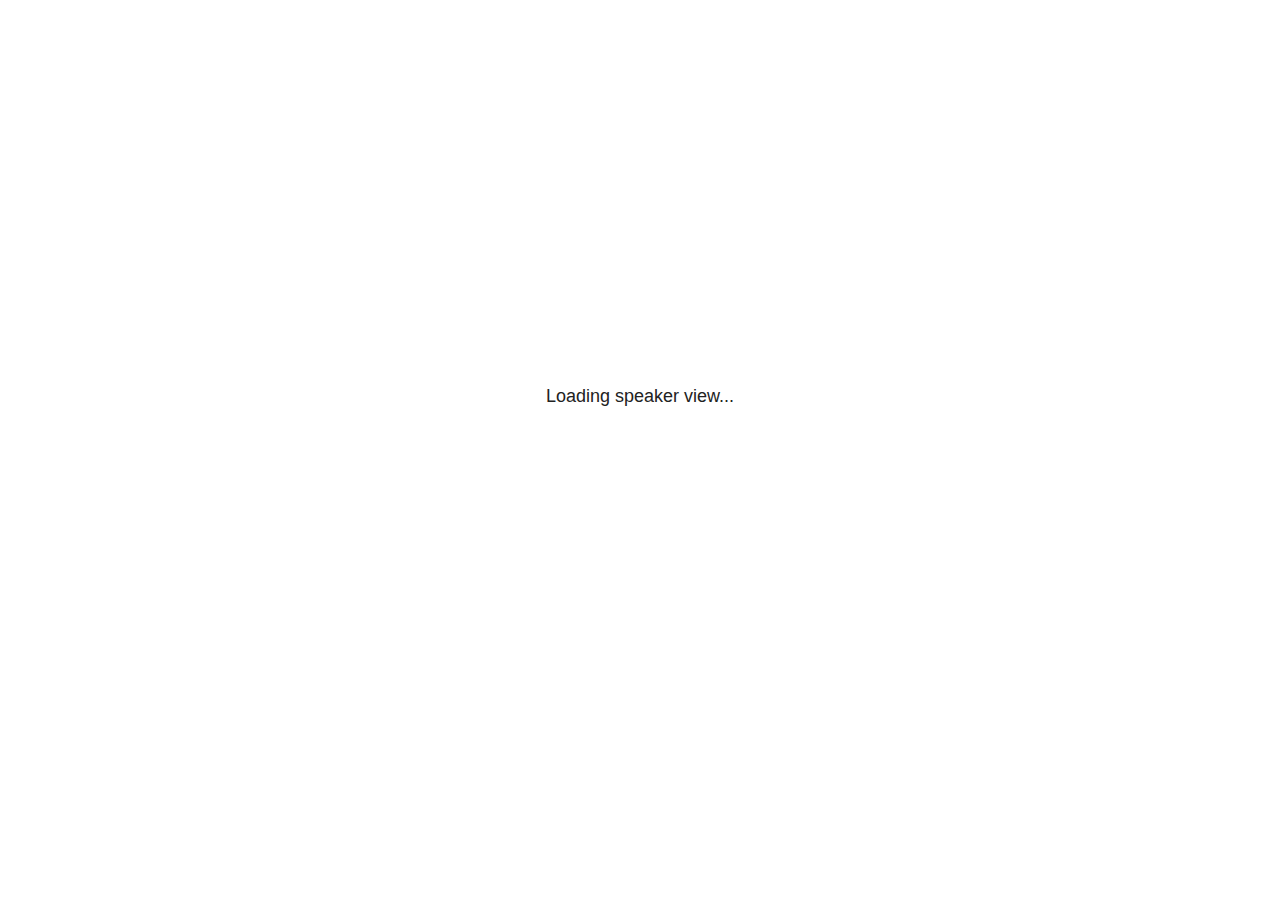
<file: bab04-buat-slides/projek002/plugin/notes/speaker-view.html>
<html lang="en">
	<head>
		<meta charset="utf-8">

		<title>reveal.js - Speaker View</title>

		<style>
			body {
				font-family: Helvetica;
				font-size: 18px;
			}

			#current-slide,
			#upcoming-slide,
			#speaker-controls {
				padding: 6px;
				box-sizing: border-box;
				-moz-box-sizing: border-box;
			}

			#current-slide iframe,
			#upcoming-slide iframe {
				width: 100%;
				height: 100%;
				border: 1px solid #ddd;
			}

			#current-slide .label,
			#upcoming-slide .label {
				position: absolute;
				top: 10px;
				left: 10px;
				z-index: 2;
			}

			#connection-status {
				position: absolute;
				top: 0;
				left: 0;
				width: 100%;
				height: 100%;
				z-index: 20;
				padding: 30% 20% 20% 20%;
				font-size: 18px;
				color: #222;
				background: #fff;
				text-align: center;
				box-sizing: border-box;
				line-height: 1.4;
			}

			.overlay-element {
				height: 34px;
				line-height: 34px;
				padding: 0 10px;
				text-shadow: none;
				background: rgba( 220, 220, 220, 0.8 );
				color: #222;
				font-size: 14px;
			}

			.overlay-element.interactive:hover {
				background: rgba( 220, 220, 220, 1 );
			}

			#current-slide {
				position: absolute;
				width: 60%;
				height: 100%;
				top: 0;
				left: 0;
				padding-right: 0;
			}

			#upcoming-slide {
				position: absolute;
				width: 40%;
				height: 40%;
				right: 0;
				top: 0;
			}

			/* Speaker controls */
			#speaker-controls {
				position: absolute;
				top: 40%;
				right: 0;
				width: 40%;
				height: 60%;
				overflow: auto;
				font-size: 18px;
			}

				.speaker-controls-time.hidden,
				.speaker-controls-notes.hidden {
					display: none;
				}

				.speaker-controls-time .label,
				.speaker-controls-pace .label,
				.speaker-controls-notes .label {
					text-transform: uppercase;
					font-weight: normal;
					font-size: 0.66em;
					color: #666;
					margin: 0;
				}

				.speaker-controls-time, .speaker-controls-pace {
					border-bottom: 1px solid rgba( 200, 200, 200, 0.5 );
					margin-bottom: 10px;
					padding: 10px 16px;
					padding-bottom: 20px;
					cursor: pointer;
				}

				.speaker-controls-time .reset-button {
					opacity: 0;
					float: right;
					color: #666;
					text-decoration: none;
				}
				.speaker-controls-time:hover .reset-button {
					opacity: 1;
				}

				.speaker-controls-time .timer,
				.speaker-controls-time .clock {
					width: 50%;
				}

				.speaker-controls-time .timer,
				.speaker-controls-time .clock,
				.speaker-controls-time .pacing .hours-value,
				.speaker-controls-time .pacing .minutes-value,
				.speaker-controls-time .pacing .seconds-value {
					font-size: 1.9em;
				}

				.speaker-controls-time .timer {
					float: left;
				}

				.speaker-controls-time .clock {
					float: right;
					text-align: right;
				}

				.speaker-controls-time span.mute {
					opacity: 0.3;
				}

				.speaker-controls-time .pacing-title {
					margin-top: 5px;
				}

				.speaker-controls-time .pacing.ahead {
					color: blue;
				}

				.speaker-controls-time .pacing.on-track {
					color: green;
				}

				.speaker-controls-time .pacing.behind {
					color: red;
				}

				.speaker-controls-notes {
					padding: 10px 16px;
				}

				.speaker-controls-notes .value {
					margin-top: 5px;
					line-height: 1.4;
					font-size: 1.2em;
				}

			/* Layout selector */
			#speaker-layout {
				position: absolute;
				top: 10px;
				right: 10px;
				color: #222;
				z-index: 10;
			}
				#speaker-layout select {
					position: absolute;
					width: 100%;
					height: 100%;
					top: 0;
					left: 0;
					border: 0;
					box-shadow: 0;
					cursor: pointer;
					opacity: 0;

					font-size: 1em;
					background-color: transparent;

					-moz-appearance: none;
					-webkit-appearance: none;
					-webkit-tap-highlight-color: rgba(0, 0, 0, 0);
				}

				#speaker-layout select:focus {
					outline: none;
					box-shadow: none;
				}

			.clear {
				clear: both;
			}

			/* Speaker layout: Wide */
			body[data-speaker-layout="wide"] #current-slide,
			body[data-speaker-layout="wide"] #upcoming-slide {
				width: 50%;
				height: 45%;
				padding: 6px;
			}

			body[data-speaker-layout="wide"] #current-slide {
				top: 0;
				left: 0;
			}

			body[data-speaker-layout="wide"] #upcoming-slide {
				top: 0;
				left: 50%;
			}

			body[data-speaker-layout="wide"] #speaker-controls {
				top: 45%;
				left: 0;
				width: 100%;
				height: 50%;
				font-size: 1.25em;
			}

			/* Speaker layout: Tall */
			body[data-speaker-layout="tall"] #current-slide,
			body[data-speaker-layout="tall"] #upcoming-slide {
				width: 45%;
				height: 50%;
				padding: 6px;
			}

			body[data-speaker-layout="tall"] #current-slide {
				top: 0;
				left: 0;
			}

			body[data-speaker-layout="tall"] #upcoming-slide {
				top: 50%;
				left: 0;
			}

			body[data-speaker-layout="tall"] #speaker-controls {
				padding-top: 40px;
				top: 0;
				left: 45%;
				width: 55%;
				height: 100%;
				font-size: 1.25em;
			}

			/* Speaker layout: Notes only */
			body[data-speaker-layout="notes-only"] #current-slide,
			body[data-speaker-layout="notes-only"] #upcoming-slide {
				display: none;
			}

			body[data-speaker-layout="notes-only"] #speaker-controls {
				padding-top: 40px;
				top: 0;
				left: 0;
				width: 100%;
				height: 100%;
				font-size: 1.25em;
			}

			@media screen and (max-width: 1080px) {
				body[data-speaker-layout="default"] #speaker-controls {
					font-size: 16px;
				}
			}

			@media screen and (max-width: 900px) {
				body[data-speaker-layout="default"] #speaker-controls {
					font-size: 14px;
				}
			}

			@media screen and (max-width: 800px) {
				body[data-speaker-layout="default"] #speaker-controls {
					font-size: 12px;
				}
			}

		</style>
	</head>

	<body>

		<div id="connection-status">Loading speaker view...</div>

		<div id="current-slide"></div>
		<div id="upcoming-slide"><span class="overlay-element label">Upcoming</span></div>
		<div id="speaker-controls">
			<div class="speaker-controls-time">
				<h4 class="label">Time <span class="reset-button">Click to Reset</span></h4>
				<div class="clock">
					<span class="clock-value">0:00 AM</span>
				</div>
				<div class="timer">
					<span class="hours-value">00</span><span class="minutes-value">:00</span><span class="seconds-value">:00</span>
				</div>
				<div class="clear"></div>

				<h4 class="label pacing-title" style="display: none">Pacing – Time to finish current slide</h4>
				<div class="pacing" style="display: none">
					<span class="hours-value">00</span><span class="minutes-value">:00</span><span class="seconds-value">:00</span>
				</div>
			</div>

			<div class="speaker-controls-notes hidden">
				<h4 class="label">Notes</h4>
				<div class="value"></div>
			</div>
		</div>
		<div id="speaker-layout" class="overlay-element interactive">
			<span class="speaker-layout-label"></span>
			<select class="speaker-layout-dropdown"></select>
		</div>

		<script>

			(function() {

				var notes,
					notesValue,
					currentState,
					currentSlide,
					upcomingSlide,
					layoutLabel,
					layoutDropdown,
					pendingCalls = {},
					lastRevealApiCallId = 0,
					connected = false;

				var SPEAKER_LAYOUTS = {
					'default': 'Default',
					'wide': 'Wide',
					'tall': 'Tall',
					'notes-only': 'Notes only'
				};

				setupLayout();

				var connectionStatus = document.querySelector( '#connection-status' );
				var connectionTimeout = setTimeout( function() {
					connectionStatus.innerHTML = 'Error connecting to main window.<br>Please try closing and reopening the speaker view.';
				}, 5000 );

				window.addEventListener( 'message', function( event ) {

					clearTimeout( connectionTimeout );
					connectionStatus.style.display = 'none';

					var data = JSON.parse( event.data );

					// The overview mode is only useful to the reveal.js instance
					// where navigation occurs so we don't sync it
					if( data.state ) delete data.state.overview;

					// Messages sent by the notes plugin inside of the main window
					if( data && data.namespace === 'reveal-notes' ) {
						if( data.type === 'connect' ) {
							handleConnectMessage( data );
						}
						else if( data.type === 'state' ) {
							handleStateMessage( data );
						}
						else if( data.type === 'return' ) {
							pendingCalls[data.callId](data.result);
							delete pendingCalls[data.callId];
						}
					}
					// Messages sent by the reveal.js inside of the current slide preview
					else if( data && data.namespace === 'reveal' ) {
						if( /ready/.test( data.eventName ) ) {
							// Send a message back to notify that the handshake is complete
							window.opener.postMessage( JSON.stringify({ namespace: 'reveal-notes', type: 'connected'} ), '*' );
						}
						else if( /slidechanged|fragmentshown|fragmenthidden|paused|resumed/.test( data.eventName ) && currentState !== JSON.stringify( data.state ) ) {

							window.opener.postMessage( JSON.stringify({ method: 'setState', args: [ data.state ]} ), '*' );

						}
					}

				} );

				/**
				 * Asynchronously calls the Reveal.js API of the main frame.
				 */
				function callRevealApi( methodName, methodArguments, callback ) {

					var callId = ++lastRevealApiCallId;
					pendingCalls[callId] = callback;
					window.opener.postMessage( JSON.stringify( {
						namespace: 'reveal-notes',
						type: 'call',
						callId: callId,
						methodName: methodName,
						arguments: methodArguments
					} ), '*' );

				}

				/**
				 * Called when the main window is trying to establish a
				 * connection.
				 */
				function handleConnectMessage( data ) {

					if( connected === false ) {
						connected = true;

						setupIframes( data );
						setupKeyboard();
						setupNotes();
						setupTimer();
					}

				}

				/**
				 * Called when the main window sends an updated state.
				 */
				function handleStateMessage( data ) {

					// Store the most recently set state to avoid circular loops
					// applying the same state
					currentState = JSON.stringify( data.state );

					// No need for updating the notes in case of fragment changes
					if ( data.notes ) {
						notes.classList.remove( 'hidden' );
						notesValue.style.whiteSpace = data.whitespace;
						if( data.markdown ) {
							notesValue.innerHTML = marked( data.notes );
						}
						else {
							notesValue.innerHTML = data.notes;
						}
					}
					else {
						notes.classList.add( 'hidden' );
					}

					// Update the note slides
					currentSlide.contentWindow.postMessage( JSON.stringify({ method: 'setState', args: [ data.state ] }), '*' );
					upcomingSlide.contentWindow.postMessage( JSON.stringify({ method: 'setState', args: [ data.state ] }), '*' );
					upcomingSlide.contentWindow.postMessage( JSON.stringify({ method: 'next' }), '*' );

				}

				// Limit to max one state update per X ms
				handleStateMessage = debounce( handleStateMessage, 200 );

				/**
				 * Forward keyboard events to the current slide window.
				 * This enables keyboard events to work even if focus
				 * isn't set on the current slide iframe.
				 *
				 * Block F5 default handling, it reloads and disconnects
				 * the speaker notes window.
				 */
				function setupKeyboard() {

					document.addEventListener( 'keydown', function( event ) {
						if( event.keyCode === 116 || ( event.metaKey && event.keyCode === 82 ) ) {
							event.preventDefault();
							return false;
						}
						currentSlide.contentWindow.postMessage( JSON.stringify({ method: 'triggerKey', args: [ event.keyCode ] }), '*' );
					} );

				}

				/**
				 * Creates the preview iframes.
				 */
				function setupIframes( data ) {

					var params = [
						'receiver',
						'progress=false',
						'history=false',
						'transition=none',
						'autoSlide=0',
						'backgroundTransition=none'
					].join( '&' );

					var urlSeparator = /\?/.test(data.url) ? '&' : '?';
					var hash = '#/' + data.state.indexh + '/' + data.state.indexv;
					var currentURL = data.url + urlSeparator + params + '&postMessageEvents=true' + hash;
					var upcomingURL = data.url + urlSeparator + params + '&controls=false' + hash;

					currentSlide = document.createElement( 'iframe' );
					currentSlide.setAttribute( 'width', 1280 );
					currentSlide.setAttribute( 'height', 1024 );
					currentSlide.setAttribute( 'src', currentURL );
					document.querySelector( '#current-slide' ).appendChild( currentSlide );

					upcomingSlide = document.createElement( 'iframe' );
					upcomingSlide.setAttribute( 'width', 640 );
					upcomingSlide.setAttribute( 'height', 512 );
					upcomingSlide.setAttribute( 'src', upcomingURL );
					document.querySelector( '#upcoming-slide' ).appendChild( upcomingSlide );

				}

				/**
				 * Setup the notes UI.
				 */
				function setupNotes() {

					notes = document.querySelector( '.speaker-controls-notes' );
					notesValue = document.querySelector( '.speaker-controls-notes .value' );

				}

				function getTimings( callback ) {

					callRevealApi( 'getSlidesAttributes', [], function ( slideAttributes ) {
						callRevealApi( 'getConfig', [], function ( config ) {
							var totalTime = config.totalTime;
							var minTimePerSlide = config.minimumTimePerSlide || 0;
							var defaultTiming = config.defaultTiming;
							if ((defaultTiming == null) && (totalTime == null)) {
								callback(null);
								return;
							}
							// Setting totalTime overrides defaultTiming
							if (totalTime) {
								defaultTiming = 0;
							}
							var timings = [];
							for ( var i in slideAttributes ) {
								var slide = slideAttributes[ i ];
								var timing = defaultTiming;
								if( slide.hasOwnProperty( 'data-timing' )) {
									var t = slide[ 'data-timing' ];
									timing = parseInt(t);
									if( isNaN(timing) ) {
										console.warn("Could not parse timing '" + t + "' of slide " + i + "; using default of " + defaultTiming);
										timing = defaultTiming;
									}
								}
								timings.push(timing);
							}
							if ( totalTime ) {
								// After we've allocated time to individual slides, we summarize it and
								// subtract it from the total time
								var remainingTime = totalTime - timings.reduce( function(a, b) { return a + b; }, 0 );
								// The remaining time is divided by the number of slides that have 0 seconds
								// allocated at the moment, giving the average time-per-slide on the remaining slides
								var remainingSlides = (timings.filter( function(x) { return x == 0 }) ).length
								var timePerSlide = Math.round( remainingTime / remainingSlides, 0 )
								// And now we replace every zero-value timing with that average
								timings = timings.map( function(x) { return (x==0 ? timePerSlide : x) } );
							}
							var slidesUnderMinimum = timings.filter( function(x) { return (x < minTimePerSlide) } ).length
							if ( slidesUnderMinimum ) {
								message = "The pacing time for " + slidesUnderMinimum + " slide(s) is under the configured minimum of " + minTimePerSlide + " seconds. Check the data-timing attribute on individual slides, or consider increasing the totalTime or minimumTimePerSlide configuration options (or removing some slides).";
								alert(message);
							}
							callback( timings );
						} );
					} );

				}

				/**
				 * Return the number of seconds allocated for presenting
				 * all slides up to and including this one.
				 */
				function getTimeAllocated( timings, callback ) {

					callRevealApi( 'getSlidePastCount', [], function ( currentSlide ) {
						var allocated = 0;
						for (var i in timings.slice(0, currentSlide + 1)) {
							allocated += timings[i];
						}
						callback( allocated );
					} );

				}

				/**
				 * Create the timer and clock and start updating them
				 * at an interval.
				 */
				function setupTimer() {

					var start = new Date(),
					timeEl = document.querySelector( '.speaker-controls-time' ),
					clockEl = timeEl.querySelector( '.clock-value' ),
					hoursEl = timeEl.querySelector( '.hours-value' ),
					minutesEl = timeEl.querySelector( '.minutes-value' ),
					secondsEl = timeEl.querySelector( '.seconds-value' ),
					pacingTitleEl = timeEl.querySelector( '.pacing-title' ),
					pacingEl = timeEl.querySelector( '.pacing' ),
					pacingHoursEl = pacingEl.querySelector( '.hours-value' ),
					pacingMinutesEl = pacingEl.querySelector( '.minutes-value' ),
					pacingSecondsEl = pacingEl.querySelector( '.seconds-value' );

					var timings = null;
					getTimings( function ( _timings ) {

						timings = _timings;
						if (_timings !== null) {
							pacingTitleEl.style.removeProperty('display');
							pacingEl.style.removeProperty('display');
						}

						// Update once directly
						_updateTimer();

						// Then update every second
						setInterval( _updateTimer, 1000 );

					} );


					function _resetTimer() {

						if (timings == null) {
							start = new Date();
							_updateTimer();
						}
						else {
							// Reset timer to beginning of current slide
							getTimeAllocated( timings, function ( slideEndTimingSeconds ) {
								var slideEndTiming = slideEndTimingSeconds * 1000;
								callRevealApi( 'getSlidePastCount', [], function ( currentSlide ) {
									var currentSlideTiming = timings[currentSlide] * 1000;
									var previousSlidesTiming = slideEndTiming - currentSlideTiming;
									var now = new Date();
									start = new Date(now.getTime() - previousSlidesTiming);
									_updateTimer();
								} );
							} );
						}

					}

					timeEl.addEventListener( 'click', function() {
						_resetTimer();
						return false;
					} );

					function _displayTime( hrEl, minEl, secEl, time) {

						var sign = Math.sign(time) == -1 ? "-" : "";
						time = Math.abs(Math.round(time / 1000));
						var seconds = time % 60;
						var minutes = Math.floor( time / 60 ) % 60 ;
						var hours = Math.floor( time / ( 60 * 60 )) ;
						hrEl.innerHTML = sign + zeroPadInteger( hours );
						if (hours == 0) {
							hrEl.classList.add( 'mute' );
						}
						else {
							hrEl.classList.remove( 'mute' );
						}
						minEl.innerHTML = ':' + zeroPadInteger( minutes );
						if (hours == 0 && minutes == 0) {
							minEl.classList.add( 'mute' );
						}
						else {
							minEl.classList.remove( 'mute' );
						}
						secEl.innerHTML = ':' + zeroPadInteger( seconds );
					}

					function _updateTimer() {

						var diff, hours, minutes, seconds,
						now = new Date();

						diff = now.getTime() - start.getTime();

						clockEl.innerHTML = now.toLocaleTimeString( 'en-US', { hour12: true, hour: '2-digit', minute:'2-digit' } );
						_displayTime( hoursEl, minutesEl, secondsEl, diff );
						if (timings !== null) {
							_updatePacing(diff);
						}

					}

					function _updatePacing(diff) {

						getTimeAllocated( timings, function ( slideEndTimingSeconds ) {
							var slideEndTiming = slideEndTimingSeconds * 1000;

							callRevealApi( 'getSlidePastCount', [], function ( currentSlide ) {
								var currentSlideTiming = timings[currentSlide] * 1000;
								var timeLeftCurrentSlide = slideEndTiming - diff;
								if (timeLeftCurrentSlide < 0) {
									pacingEl.className = 'pacing behind';
								}
								else if (timeLeftCurrentSlide < currentSlideTiming) {
									pacingEl.className = 'pacing on-track';
								}
								else {
									pacingEl.className = 'pacing ahead';
								}
								_displayTime( pacingHoursEl, pacingMinutesEl, pacingSecondsEl, timeLeftCurrentSlide );
							} );
						} );
					}

				}

				/**
				 * Sets up the speaker view layout and layout selector.
				 */
				function setupLayout() {

					layoutDropdown = document.querySelector( '.speaker-layout-dropdown' );
					layoutLabel = document.querySelector( '.speaker-layout-label' );

					// Render the list of available layouts
					for( var id in SPEAKER_LAYOUTS ) {
						var option = document.createElement( 'option' );
						option.setAttribute( 'value', id );
						option.textContent = SPEAKER_LAYOUTS[ id ];
						layoutDropdown.appendChild( option );
					}

					// Monitor the dropdown for changes
					layoutDropdown.addEventListener( 'change', function( event ) {

						setLayout( layoutDropdown.value );

					}, false );

					// Restore any currently persisted layout
					setLayout( getLayout() );

				}

				/**
				 * Sets a new speaker view layout. The layout is persisted
				 * in local storage.
				 */
				function setLayout( value ) {

					var title = SPEAKER_LAYOUTS[ value ];

					layoutLabel.innerHTML = 'Layout' + ( title ? ( ': ' + title ) : '' );
					layoutDropdown.value = value;

					document.body.setAttribute( 'data-speaker-layout', value );

					// Persist locally
					if( supportsLocalStorage() ) {
						window.localStorage.setItem( 'reveal-speaker-layout', value );
					}

				}

				/**
				 * Returns the ID of the most recently set speaker layout
				 * or our default layout if none has been set.
				 */
				function getLayout() {

					if( supportsLocalStorage() ) {
						var layout = window.localStorage.getItem( 'reveal-speaker-layout' );
						if( layout ) {
							return layout;
						}
					}

					// Default to the first record in the layouts hash
					for( var id in SPEAKER_LAYOUTS ) {
						return id;
					}

				}

				function supportsLocalStorage() {

					try {
						localStorage.setItem('test', 'test');
						localStorage.removeItem('test');
						return true;
					}
					catch( e ) {
						return false;
					}

				}

				function zeroPadInteger( num ) {

					var str = '00' + parseInt( num );
					return str.substring( str.length - 2 );

				}

				/**
				 * Limits the frequency at which a function can be called.
				 */
				function debounce( fn, ms ) {

					var lastTime = 0,
						timeout;

					return function() {

						var args = arguments;
						var context = this;

						clearTimeout( timeout );

						var timeSinceLastCall = Date.now() - lastTime;
						if( timeSinceLastCall > ms ) {
							fn.apply( context, args );
							lastTime = Date.now();
						}
						else {
							timeout = setTimeout( function() {
								fn.apply( context, args );
								lastTime = Date.now();
							}, ms - timeSinceLastCall );
						}

					}

				}

			})();

		</script>
	</body>
</html>
</file>
